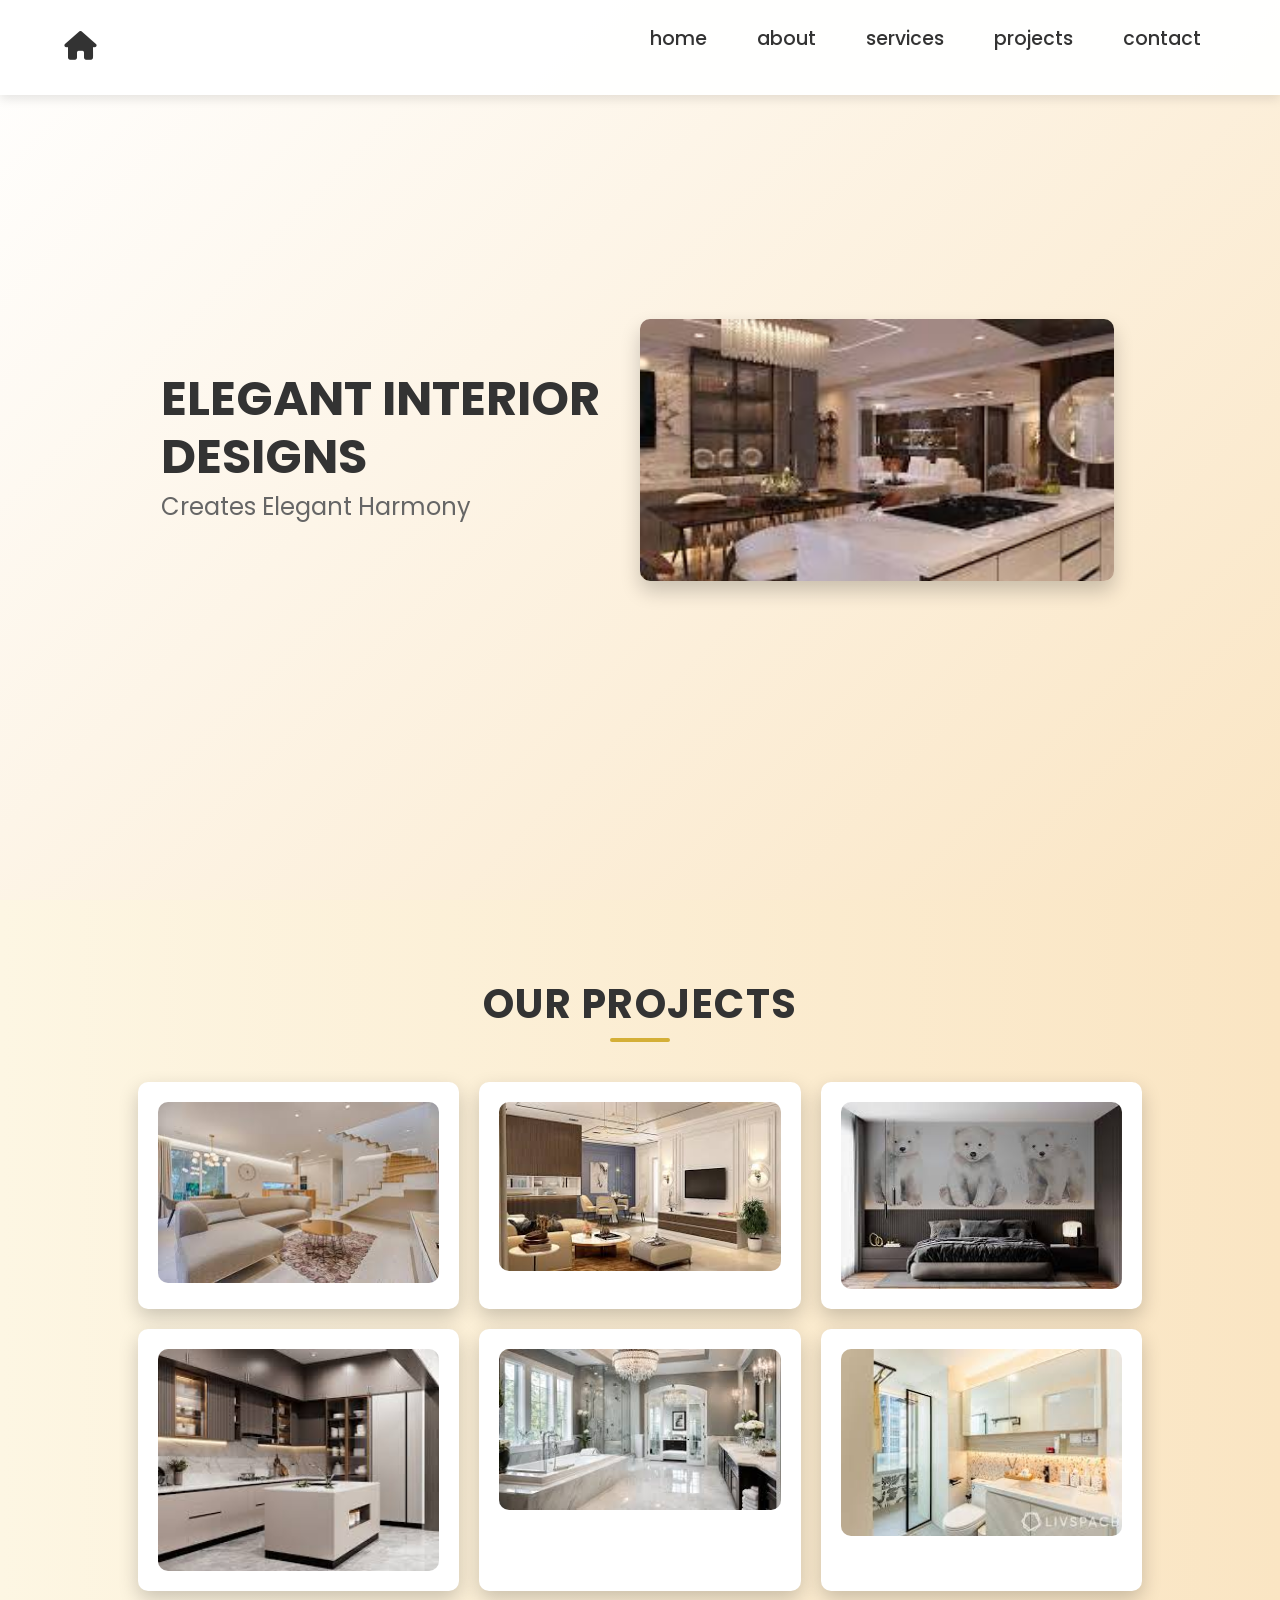
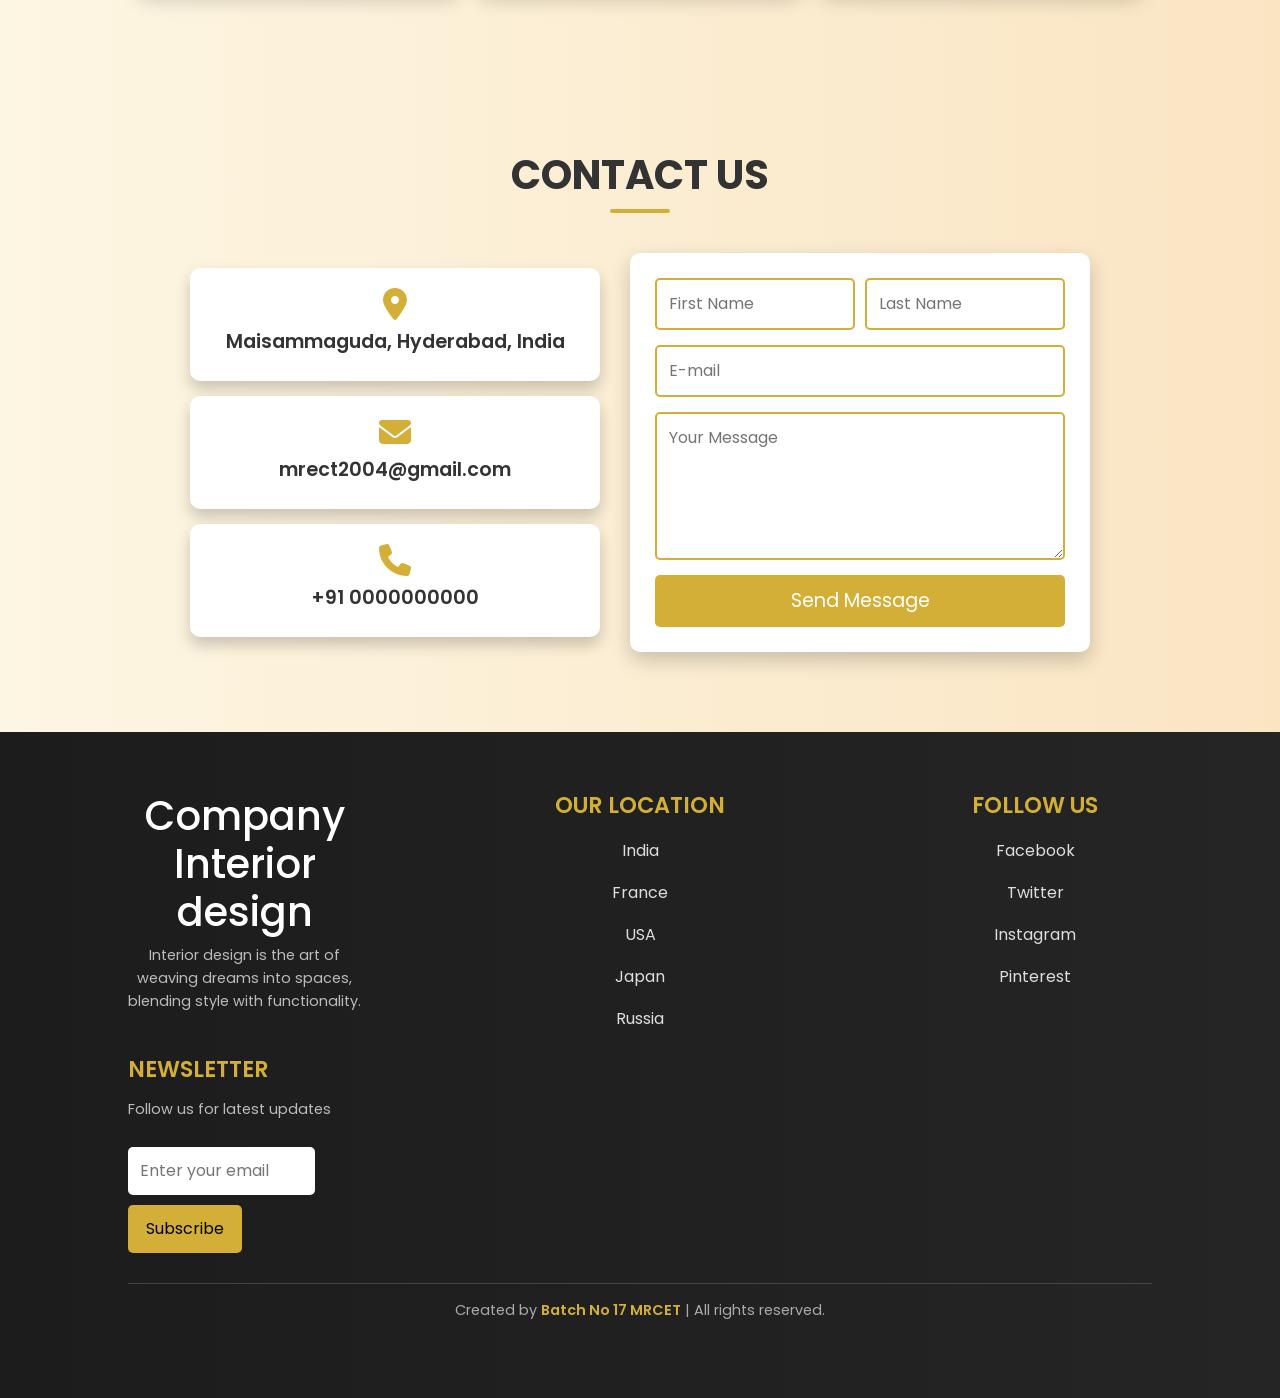
<file: index.html>
<!DOCTYPE html>
<html lang="en">
<head>
  <meta name="google-site-verification" content="FW7rcxi_mwc3X5nxhlJqMHrgi2c0XjySaZqLthbYjjE" />
  <meta name="google-site-verification" content="ad5xSF75uh-eU1Bq95IE2SqvErlO_qvwZWoad6x56-o" />
  <meta name="google-site-verification" content="wLUzJlltphNNuI_lnhYceFv1vQJ68mCj_PU7YclaPVI" />
  <meta name="geo.region" content="IN-TG" />
  <meta name="geo.placename" content="Kothagudem" />
  <meta name="geo.position" content="17.554019;80.617638" />
  <meta name="ICBM" content="17.554019, 80.617638" />
  <meta name="author" content="Eslavath Narasimha Naik" />
  <meta charset="utf-8">
  <meta name="viewport" content="width=device-width, initial-scale=1">  
  <link href="https://cdnjs.cloudflare.com/ajax/libs/font-awesome/6.7.2/css/all.min.css" rel="stylesheet">
  <link rel="stylesheet" href="https://cdnjs.cloudflare.com/ajax/libs/twitter-bootstrap/4.5.3/css/bootstrap.min.css">
  <link rel="stylesheet" href="aa.css">
  <title>ELEGANT INTERIOR DESIGN.ORG</title>
</head>
<body>

<header class="header fixed-top">
  <a href="index.html"><i class="fas fa-home"></i></a>
  <nav>
    <ul>
      <a href="#home">home</a>
      <a href="about.html">about</a>
      <a href="a1.html">services</a>
      <a href="#project">projects</a>
      <a href="#contact">contact</a>
    </ul>
  </nav>
  <button class="fas fa-bars"></button>
</header>

<section id="home" class="home container-fluid p-0">
  <div class="row hero align-items-center">
    <div class="col-md-6 pl-5 text-left">
      <h1 class="text1">ELEGANT INTERIOR DESIGNS</h1>
      <h3 class="text2">Creates Elegant Harmony</h3>
    </div>
    <div class="col-md-6 p-0">
      <img src="download.jpeg" class="img-fluid" alt="Elegant Interior Design">
    </div>
  </div>
</section>

<section id="project" class="project">
  <h1 class="heading">our projects</h1>
  <div class="box-container mx-auto">
    <div class="box">
      <a href="image" title="house">
        <img src="house.jpeg" alt="House Interior">
      </a>
    </div>
    <div class="box">
      <a href="images/img3.jpg" title="hall">
        <img src="hall.jpeg" alt="Hall Design">
      </a>
    </div>
    <div class="box">
      <a href="images/img4.jpg" title="pole">
        <img src="pole.jpeg" alt="Pole Decor">
      </a>
    </div>
    <div class="box">
      <a href="images/img5.jpg" title="kitchen">
        <img src="kitches.jpeg" alt="Modern Kitchen">
      </a>
    </div>
    <div class="box">
      <a href="images/img6.jpg" title="bath">
        <img src="bathroom.jpeg" alt="Luxury Bathroom">
      </a>
    </div>
    <div class="box">
      <a href="images/img6.jpg" title="toilet">
        <img src="toillet.jpeg" alt="Toilet Design">
      </a>
    </div>
  </div>
</section>

<section id="contact" class="contact">
    <h1 class="heading">Contact Us</h1>
  
    <div class="contact-container">
      
      <!-- Left Side: Address Card -->
      <div class="contact-info">
        <div class="contact-card">
          <i class="fas fa-map-marker-alt"></i>
          <h3>Maisammaguda, Hyderabad, India</h3>
        </div>
        <div class="contact-card">
          <i class="fas fa-envelope"></i>
          <h3>mrect2004@gmail.com</h3>
        </div>
        <div class="contact-card">
          <i class="fas fa-phone"></i>
          <h3>+91 0000000000</h3>
        </div>
      </div>
  
      <!-- Right Side: Contact Form -->
      <div class="contact-form">
        <form action="">
          <div class="input-group">
            <input type="text" placeholder="First Name" required>
            <input type="text" placeholder="Last Name" required>
          </div>
          <input type="email" placeholder="E-mail" required>
          <textarea cols="30" rows="5" placeholder="Your Message" required></textarea>
          <button type="submit">Send Message</button>
        </form>
      </div>
  
    </div>
  </section>
  
<section class="container-fluid footer">
  <div class="row">
    <div class="col-md-3">
      <h1>Company Interior design</h1>
      <p>Interior design is the art of weaving dreams into spaces, blending style with functionality.</p>
    </div>
    <div class="col-md-3">
      <h2>our location</h2>
      <div class="list">
        <a href="#">India</a>
        <a href="#">France</a>
        <a href="#">USA</a>
        <a href="#">Japan</a>
        <a href="#">Russia</a>
      </div>
    </div>
    <div class="col-md-3">
      <h2>follow us</h2>
      <div class="list">
        <a href="#">Facebook</a>
        <a href="#">Twitter</a>
        <a href="#">Instagram</a>
        <a href="#">Pinterest</a>
      </div>
    </div>
    <div class="col-md-3 text-center text-md-left letter">
      <h2>newsletter</h2>
      <p>Follow us for latest updates</p>
      <input type="email" placeholder="Enter your email">
      <button type="submit">Subscribe</button>
    </div>
  </div>
  <p class="credit">Created by <span>Batch No 17 MRCET</span> | All rights reserved.</p>
</section>

<script>
  document.querySelector('.header button').addEventListener('click', () => {
    document.querySelector('.header').classList.toggle('active');
  });
</script>
</body>
</html>
</file>
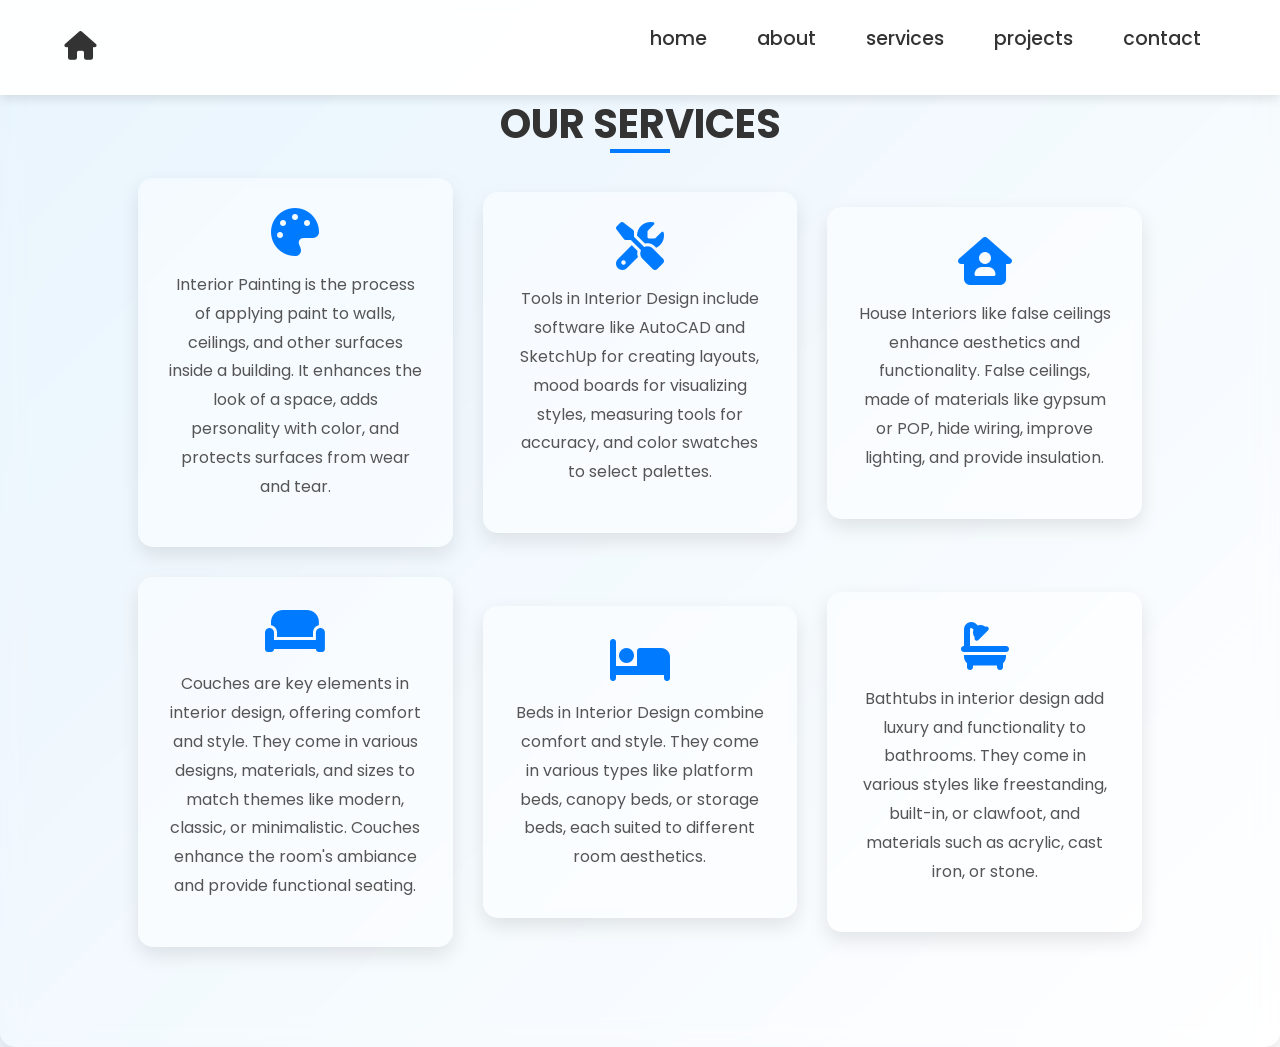
<file: a1.html>
<!DOCTYPE html>
<html lang="en">
<head>
  <meta name="google-site-verification" content="FW7rcxi_mwc3X5nxhlJqMHrgi2c0XjySaZqLthbYjjE" />
  <meta name="google-site-verification" content="ad5xSF75uh-eU1Bq95IE2SqvErlO_qvwZWoad6x56-o" />
  <meta name="google-site-verification" content="wLUzJlltphNNuI_lnhYceFv1vQJ68mCj_PU7YclaPVI" />
  <meta name="geo.region" content="IN-TG" />
  <meta name="geo.placename" content="Kothagudem" />
  <meta name="geo.position" content="17.554019;80.617638" />
  <meta name="ICBM" content="17.554019, 80.617638" />
  <meta name="author" content="Eslavath Narasimha Naik" />
  <meta charset="UTF-8">
  <meta name="viewport" content="width=device-width, initial-scale=1.0">
  <title>Elegant Interior Design - Our Services</title>
  <link href="https://cdnjs.cloudflare.com/ajax/libs/font-awesome/6.7.2/css/all.min.css" rel="stylesheet">
  <link rel="stylesheet" href="https://cdnjs.cloudflare.com/ajax/libs/twitter-bootstrap/4.5.3/css/bootstrap.min.css">
  <link rel="stylesheet" href="aa.css">
  <link rel="stylesheet" href="a1.css">
</head>
<body>

<header class="header fixed-top">
  <a href="index.html"><i class="fas fa-home"></i></a>
  <nav>
    <ul>
      <a href="index.html#home">home</a>
      <a href="about.html">about</a>
      <a href="a1.html">services</a>
      <a href="index.html#project">projects</a>
      <a href="index.html#contact">contact</a>
    </ul>
  </nav>
  <button class="fas fa-bars"></button>
</header>

<section id="service" class="service">

    <h1 class="heading">our services</h1>
    
    <div class="box-container mx-auto">
    
      <div class="box">
        <div class="fas fa-palette"></div>
        <p>Interior Painting is the process of applying paint to walls, ceilings, and other surfaces inside a building. It enhances the look of a space, adds personality with color, and protects surfaces from wear and tear.</p>
      </div>
    
      <div class="box">
        <div class="fas fa-tools"></div>
        <p>Tools in Interior Design include software like AutoCAD and SketchUp for creating layouts, mood boards for visualizing styles, measuring tools for accuracy, and color swatches to select palettes.</p>
      </div>
    
      <div class="box">
        <div class="fas fa-house-user"></div>
        <p>House Interiors like false ceilings enhance aesthetics and functionality. False ceilings, made of materials like gypsum or POP, hide wiring, improve lighting, and provide insulation.</p>
      </div>
    
      <div class="box">
        <div class="fas fa-couch"></div>
        <p>Couches are key elements in interior design, offering comfort and style. They come in various designs, materials, and sizes to match themes like modern, classic, or minimalistic. Couches enhance the room's ambiance and provide functional seating.</p>
      </div>
    
      <div class="box">
        <div class="fas fa-bed"></div>
        <p>Beds in Interior Design combine comfort and style. They come in various types like platform beds, canopy beds, or storage beds, each suited to different room aesthetics.</p>
      </div>
    
      <div class="box">
        <div class="fas fa-bath"></div>
        <p>Bathtubs in interior design add luxury and functionality to bathrooms. They come in various styles like freestanding, built-in, or clawfoot, and materials such as acrylic, cast iron, or stone.</p>
      </div>
    
    </div>
    
</section>

<script>
  document.querySelector('.header button').addEventListener('click', () => {
    document.querySelector('.header').classList.toggle('active');
  });
</script>
</body>
</html>
</file>
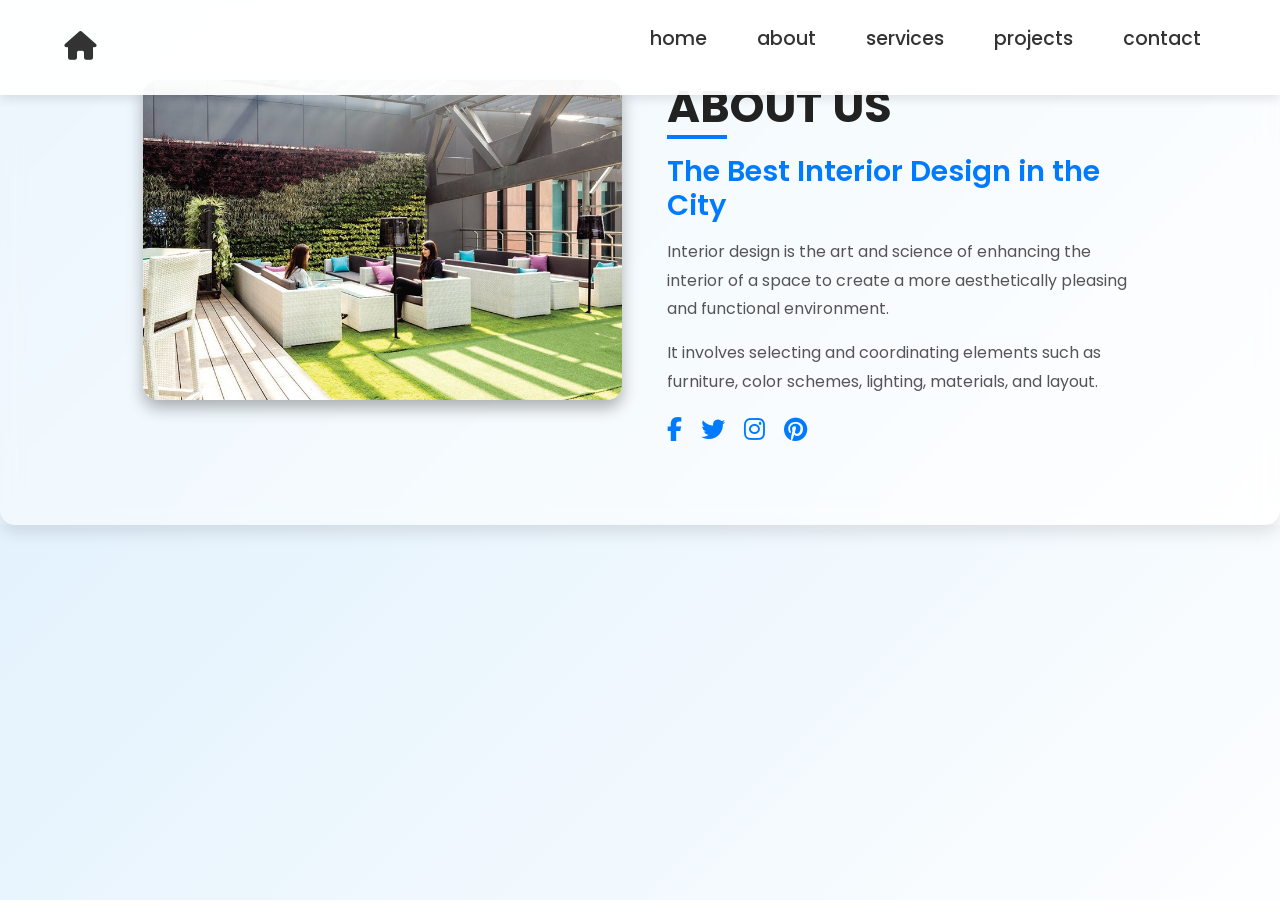
<file: about.html>
<!DOCTYPE html>
<html lang="en">
<head>
  <meta name="google-site-verification" content="FW7rcxi_mwc3X5nxhlJqMHrgi2c0XjySaZqLthbYjjE" />
  <meta name="google-site-verification" content="ad5xSF75uh-eU1Bq95IE2SqvErlO_qvwZWoad6x56-o" />
  <meta name="google-site-verification" content="wLUzJlltphNNuI_lnhYceFv1vQJ68mCj_PU7YclaPVI" />
  <meta name="geo.region" content="IN-TG" />
  <meta name="geo.placename" content="Kothagudem" />
  <meta name="geo.position" content="17.554019;80.617638" />
  <meta name="ICBM" content="17.554019, 80.617638" />
  <meta name="author" content="Eslavath Narasimha Naik" />
  <meta charset="UTF-8">
  <meta name="viewport" content="width=device-width, initial-scale=1.0">
  <title>Elegant Interior Design - About Us</title>
  <link href="https://cdnjs.cloudflare.com/ajax/libs/font-awesome/6.7.2/css/all.min.css" rel="stylesheet">
  <link rel="stylesheet" href="https://cdnjs.cloudflare.com/ajax/libs/twitter-bootstrap/4.5.3/css/bootstrap.min.css">
  <link rel="stylesheet" href="aa.css">
  <link rel="stylesheet" href="about.css">
</head>
<body>

<header class="header fixed-top">
  <a href="index.html"><i class="fas fa-home"></i></a>
  <nav>
    <ul>
      <a href="index.html#home">home</a>
      <a href="about.html">about</a>
      <a href="a1.html">services</a>
      <a href="index.html#project">projects</a>
      <a href="index.html#contact">contact</a>
    </ul>
  </nav>
  <button class="fas fa-bars"></button>
</header>

<section id="about" class="about">
  <div class="container">
    <div class="row">
      
      <!-- Left Side: Image -->
      <div class="col image">
        <img src="city.jpeg" alt="Elegant Interior Design">
      </div>

      <!-- Right Side: Text -->
      <div class="col info">
        <h1 class="heading">About Us</h1>
        <h2>The Best Interior Design in the City</h2>
        <p>Interior design is the art and science of enhancing the interior of a space to create a more aesthetically pleasing and functional environment.</p>
        <p>It involves selecting and coordinating elements such as furniture, color schemes, lighting, materials, and layout.</p>
        <div class="icons">
          <a href="#" class="fab fa-facebook-f"></a>
          <a href="#" class="fab fa-twitter"></a>
          <a href="#" class="fab fa-instagram"></a>
          <a href="#" class="fab fa-pinterest"></a>
        </div>
      </div>
      
    </div>
  </div>
</section>

<script>
  document.querySelector('.header button').addEventListener('click', () => {
    document.querySelector('.header').classList.toggle('active');
  });
</script>
</body>
</html>
</file>
<file: aa.css>
/* Import Google Font */
@import url('https://fonts.googleapis.com/css2?family=Poppins:wght@300;400;600&display=swap');

* {
    margin: 0;
    padding: 0;
    box-sizing: border-box;
    font-family: 'Poppins', sans-serif;
    text-decoration: none;
    list-style: none;
    scroll-behavior: smooth;
}

/* Light Gold Background with Soft Gradient */
body {
    background: linear-gradient(to right, #fdf6e3, #fae5c3);
    color: #333;
}

/* Navbar Styling */
.header {
    position: fixed;
    top: 0;
    left: 0;
    width: 100%;
    background: rgba(255, 255, 255, 0.95);
    box-shadow: 0 4px 10px rgba(0, 0, 0, 0.1);
    display: flex;
    justify-content: space-between;
    align-items: center;
    padding: 15px 5%;
    z-index: 1000;
}

.header a i {
    font-size: 1.8rem;
    color: #333;
    transition: color 0.3s ease-in-out;
}

.header a i:hover {
    color: #d4af37;
}

/* Navbar Links */
.header nav ul {
    display: flex;
    gap: 20px;
}

.header nav a {
    font-size: 1.2rem;
    color: #333;
    font-weight: 500;
    padding: 10px 15px;
    border-radius: 5px;
    transition: 0.3s ease-in-out;
}

.header nav a:hover {
    background: #d4af37;
    color: #fff;
}

/* Mobile Navbar */
.header button {
    display: none;
    font-size: 1.8rem;
    background: none;
    border: none;
    cursor: pointer;
    color: #333;
}

@media (max-width: 768px) {
    .header nav ul {
        display: none;
        flex-direction: column;
        background: rgba(255, 255, 255, 0.9);
        position: absolute;
        top: 60px;
        right: 0;
        width: 200px;
        box-shadow: 0 4px 8px rgba(0, 0, 0, 0.1);
        border-radius: 5px;
        padding: 10px;
    }

    .header button {
        display: block;
    }

    .header.active nav ul {
        display: flex;
    }
}

/* Hero Section */
.hero {
    display: flex;
    align-items: center;
    justify-content: space-between;
    height: 100vh;
    padding: 5% 10%;
    background: linear-gradient(135deg, #fff, #fae5c3);
}

.hero h1 {
    font-size: 3rem;
    font-weight: 700;
    color: #333;
}

.hero h3 {
    font-size: 1.5rem;
    font-weight: 400;
    color: #666;
}

.hero img {
    width: 90%;
    border-radius: 10px;
    box-shadow: 0 10px 20px rgba(0, 0, 0, 0.2);
}

/* Services Section */
.service {
    padding: 80px 10%;
    text-align: center;
    background: #fdf6e3;
}

.service .heading {
    font-size: 2.5rem;
    margin-bottom: 30px;
    color: #333;
}

.box-container {
    display: grid;
    grid-template-columns: repeat(auto-fit, minmax(250px, 1fr));
    gap: 20px;
}

.box {
    padding: 20px;
    background: #fff;
    border-radius: 10px;
    transition: transform 0.3s ease-in-out, box-shadow 0.3s ease-in-out;
}

.box:hover {
    transform: translateY(-10px);
    box-shadow: 0 10px 20px rgba(0, 0, 0, 0.2);
}

.box i {
    font-size: 2rem;
    color: #d4af37;
    margin-bottom: 15px;
}

/* Projects Section */
.project {
    padding: 80px 10%;
    background: #fff;
}

.project .heading {
    font-size: 2.5rem;
    text-align: center;
    margin-bottom: 30px;
    color: #222;
}

.box-container {
    display: grid;
    grid-template-columns: repeat(auto-fit, minmax(250px, 1fr));
    gap: 15px;
}

.box img {
    width: 100%;
    border-radius: 10px;
    transition: 0.3s ease-in-out;
}

.box img:hover {
    transform: scale(1.05);
}

/* Contact Section */
.contact {
    padding: 80px 10%;
    background: #fdf6e3;
    text-align: center;
}

.contact h1 {
    font-size: 2.5rem;
    color: #333;
    margin-bottom: 30px;
}

.contact-box-container {
    display: flex;
    justify-content: space-around;
    flex-wrap: wrap;
}

.contact-box {
    padding: 20px;
    background: #fff;
    border-radius: 10px;
    width: 250px;
    margin: 10px;
}

.contact-box i {
    font-size: 2rem;
    color: #d4af37;
    margin-bottom: 10px;
}

.form-container form {
    background: #fff;
    padding: 20px;
    border-radius: 10px;
    width: 100%;
    max-width: 600px;
    margin: auto;
}

.form-container input,
.form-container textarea {
    width: 100%;
    padding: 10px;
    margin: 10px 0;
    border: 1px solid #ddd;
    border-radius: 5px;
}

.form-container input[type="submit"] {
    background: #d4af37;
    color: #fff;
    border: none;
    padding: 10px;
    cursor: pointer;
}

.form-container input[type="submit"]:hover {
    background: #b89c2e;
}

/* Footer */
.footer {
    background: #222;
    color: #fff;
    padding: 40px 10%;
    text-align: center;
}

.footer .list a {
    display: block;
    color: #bbb;
    margin: 5px 0;
    transition: 0.3s ease-in-out;
}

.footer .list a:hover {
    color: #d4af37;
}

.footer .credit {
    margin-top: 20px;
    color: #bbb;
}

/* Projects Section */
.project {
    padding: 80px 10%;
    background: linear-gradient(to right, #fdf6e3, #fae5c3);
    text-align: center;
}

.project .heading {
    font-size: 2.5rem;
    text-transform: uppercase;
    font-weight: 700;
    color: #333;
    margin-bottom: 40px;
    letter-spacing: 1.5px;
    position: relative;
}

.project .heading::after {
    content: "";
    display: block;
    width: 60px;
    height: 4px;
    background: #d4af37;
    margin: 10px auto;
    border-radius: 2px;
}

/* Grid Layout */
.box-container {
    display: grid;
    grid-template-columns: repeat(auto-fit, minmax(250px, 1fr));
    gap: 20px;
    padding: 0 10px;
    justify-content: center;
}

/* Individual Card */
.box {
    position: relative;
    overflow: hidden;
    border-radius: 10px;
    transition: transform 0.3s ease-in-out, box-shadow 0.3s ease-in-out;
    box-shadow: 0 8px 20px rgba(0, 0, 0, 0.2);
    cursor: pointer;
}

.box img {
    width: 100%;
    height: auto;
    border-radius: 10px;
    transition: 0.4s ease-in-out;
}

/* Hover Effects */
.box:hover {
    transform: translateY(-10px);
    box-shadow: 0 12px 30px rgba(0, 0, 0, 0.3);
}

.box:hover img {
    transform: scale(1.1);
}

/* Overlay Effect */
.box a {
    position: relative;
    display: block;
}

.box a::after {
    content: attr(title);
    position: absolute;
    bottom: 0;
    left: 0;
    width: 100%;
    background: rgba(0, 0, 0, 0.6);
    color: #fff;
    font-size: 1.2rem;
    font-weight: 600;
    text-align: center;
    padding: 10px;
    opacity: 0;
    transition: opacity 0.3s ease-in-out;
}

.box:hover a::after {
    opacity: 1;
}

/* Responsive Design */
@media (max-width: 768px) {
    .box-container {
        grid-template-columns: repeat(auto-fit, minmax(200px, 1fr));
    }
}

/* Contact Section */
.contact {
    padding: 80px 10%;
    background: linear-gradient(to right, #fdf6e3, #fae5c3);
    text-align: center;
}

.contact .heading {
    font-size: 2.5rem;
    font-weight: 700;
    text-transform: uppercase;
    color: #333;
    margin-bottom: 40px;
    position: relative;
}

.contact .heading::after {
    content: "";
    display: block;
    width: 60px;
    height: 4px;
    background: #d4af37;
    margin: 10px auto;
    border-radius: 2px;
}

/* Flexbox Layout for Contact Section */
.contact-container {
    display: flex;
    justify-content: space-between;
    align-items: center;
    flex-wrap: wrap;
    max-width: 900px;
    margin: auto;
    gap: 30px;
}

/* Left Side: Address Card */
.contact-info {
    flex: 1;
    display: flex;
    flex-direction: column;
    gap: 15px;
}

.contact-card {
    background: #fff;
    padding: 20px;
    border-radius: 10px;
    box-shadow: 0 8px 15px rgba(0, 0, 0, 0.2);
    text-align: center;
    transition: transform 0.3s ease-in-out;
}

.contact-card:hover {
    transform: translateY(-5px);
}

.contact-card i {
    font-size: 2rem;
    color: #d4af37;
    margin-bottom: 10px;
}

.contact-card h3 {
    font-size: 1.2rem;
    color: #333;
    font-weight: 600;
}

/* Right Side: Contact Form */
.contact-form {
    flex: 1;
    background: #fff;
    padding: 25px;
    border-radius: 10px;
    box-shadow: 0 8px 20px rgba(0, 0, 0, 0.2);
}

.contact-form form {
    display: flex;
    flex-direction: column;
    gap: 15px;
}

.input-group {
    display: flex;
    gap: 10px;
}

.input-group input {
    flex: 1;
}

.contact-form input,
.contact-form textarea {
    width: 100%;
    padding: 12px;
    border: 2px solid #d4af37;
    border-radius: 5px;
    font-size: 1rem;
    outline: none;
    transition: 0.3s;
}

.contact-form input:focus,
.contact-form textarea:focus {
    border-color: #b08920;
}

.contact-form button {
    background: #d4af37;
    color: white;
    font-size: 1.2rem;
    padding: 12px;
    border: none;
    border-radius: 5px;
    cursor: pointer;
    transition: 0.3s;
}

.contact-form button:hover {
    background: #b08920;
}

/* Responsive Design */
@media (max-width: 768px) {
    .contact-container {
        flex-direction: column;
    }
}

/* Footer Section */
.footer {
    background: linear-gradient(to right, #1c1c1c, #252525); /* Light black gradient */
    color: #fff;
    padding: 60px 10%;
    font-family: "Poppins", sans-serif;
}

.footer .row {
    display: flex;
    flex-wrap: wrap;
    justify-content: space-between;
    gap: 20px;
}

/* Footer Columns */
.footer .col-md-3 {
    flex: 1;
    min-width: 250px;
}

/* Logo & Description */
.footer h2 img {
    width: 140px;
    margin-bottom: 15px;
}

.footer p {
    font-size: 0.9rem;
    line-height: 1.6;
    color: #bbb;
}

/* Section Titles */
.footer h2 {
    font-size: 1.4rem;
    margin-bottom: 15px;
    color: #d4af37; /* Gold Accent */
    text-transform: uppercase;
    font-weight: 600;
}

/* List Items */
.footer .list {
    display: flex;
    flex-direction: column;
    gap: 8px;
}

.footer .list a {
    text-decoration: none;
    color: #ddd;
    font-size: 1rem;
    transition: 0.3s ease;
}

.footer .list a:hover {
    color: #d4af37;
    text-decoration: underline;
}

/* Newsletter Section */
.letter input {
    width: 80%;
    padding: 12px;
    border: none;
    border-radius: 5px;
    font-size: 1rem;
    margin-top: 10px;
    outline: none;
}

.letter button {
    background: #d4af37;
    color: #000;
    padding: 12px 18px;
    font-size: 1rem;
    border: none;
    border-radius: 5px;
    cursor: pointer;
    margin-top: 10px;
    transition: 0.3s;
}

.letter button:hover {
    background: #b08920;
}

/* Footer Credit */
.footer .credit {
    text-align: center;
    font-size: 0.9rem;
    margin-top: 30px;
    padding-top: 15px;
    border-top: 1px solid #444;
    color: #aaa;
}

.footer .credit span {
    color: #d4af37;
    font-weight: 600;
}

/* Responsive Design */
@media (max-width: 768px) {
    .footer .row {
        flex-direction: column;
        text-align: center;
    }
    
    .letter input {
        width: 100%;
    }
}
</file>
<file: a1.css>
/* Import Google Font */
@import url('https://fonts.googleapis.com/css2?family=Poppins:wght@300;400;600&display=swap');

* {
    margin: 0;
    padding: 0;
    box-sizing: border-box;
    font-family: 'Poppins', sans-serif;
    scroll-behavior: smooth;
}

body {
    background: linear-gradient(135deg, #e3f2fd, #ffffff);
    color: #333;
}

/* Service Section */
.service {
    padding: 100px 10%;
    text-align: center;
    background: rgba(255, 255, 255, 0.2);
    backdrop-filter: blur(10px);
    border-radius: 15px;
    box-shadow: 0 8px 16px rgba(0, 0, 0, 0.1);
    transition: 0.5s ease-in-out;
}

.service:hover {
    transform: scale(1.02);
}

/* Section Heading */
.heading {
    font-size: 2.8rem;
    font-weight: 700;
    color: #222;
    text-transform: uppercase;
    margin-bottom: 40px;
    position: relative;
    display: inline-block;
}

.heading::after {
    content: "";
    width: 60px;
    height: 4px;
    background: #007bff;
    position: absolute;
    bottom: -5px;
    left: 50%;
    transform: translateX(-50%);
}

/* Box Container */
.box-container {
    display: grid;
    grid-template-columns: repeat(auto-fit, minmax(280px, 1fr));
    gap: 30px;
    justify-content: center;
    align-items: center;
}

/* Individual Box */
.box {
    background: rgba(255, 255, 255, 0.3);
    backdrop-filter: blur(5px);
    border-radius: 15px;
    padding: 30px;
    text-align: center;
    box-shadow: 0 8px 20px rgba(0, 0, 0, 0.1);
    transition: all 0.4s ease-in-out;
    position: relative;
    overflow: hidden;
}

.box:hover {
    transform: translateY(-10px);
    box-shadow: 0 12px 25px rgba(0, 0, 0, 0.2);
}

/* Icon Styling */
.box .fas {
    font-size: 3rem;
    color: #007bff;
    margin-bottom: 15px;
    transition: color 0.3s ease-in-out;
}

.box:hover .fas {
    color: #ff4081;
}

/* Text Styling */
.box p {
    font-size: 1rem;
    color: #555;
    line-height: 1.8;
}

/* Responsive Design */
@media (max-width: 1024px) {
    .box-container {
        grid-template-columns: repeat(auto-fit, minmax(250px, 1fr));
    }
}

@media (max-width: 768px) {
    .service {
        padding: 60px 5%;
    }
    
    .heading {
        font-size: 2.2rem;
    }

    .box {
        padding: 20px;
    }

    .box .fas {
        font-size: 2.5rem;
    }

    .box p {
        font-size: 0.9rem;
    }
}
</file>
<file: about.css>
/* Import Google Font */
@import url('https://fonts.googleapis.com/css2?family=Poppins:wght@300;400;600&display=swap');

* {
    margin: 0;
    padding: 0;
    box-sizing: border-box;
    font-family: 'Poppins', sans-serif;
    scroll-behavior: smooth;
}

body {
    background: linear-gradient(135deg, #e3f2fd, #ffffff);
    color: #333;
}

/* About Section */
.about {
    padding: 80px 10%;
    background: rgba(255, 255, 255, 0.3);
    backdrop-filter: blur(10px);
    border-radius: 15px;
    box-shadow: 0 8px 16px rgba(0, 0, 0, 0.1);
}

/* Container */
.container {
    display: flex;
    align-items: center;
    justify-content: space-between;
    flex-wrap: wrap;
}

/* Left Side - Image */
.image {
    flex: 1;
    padding-right: 30px;
    text-align: center;
    position: relative;
}

.image img {
    width: 100%;
    max-width: 500px;
    border-radius: 15px;
    box-shadow: 0 8px 16px rgba(0, 0, 0, 0.3);
    transition: transform 0.4s ease-in-out, box-shadow 0.4s ease-in-out;
}

.image img:hover {
    transform: scale(1.05);
    box-shadow: 0 12px 24px rgba(0, 0, 0, 0.5);
}

/* Right Side - Text */
.info {
    flex: 1;
    max-width: 500px;
    animation: fadeIn 1s ease-in-out;
}

.heading {
    font-size: 2.8rem;
    font-weight: 700;
    color: #222;
    text-transform: uppercase;
    margin-bottom: 20px;
    position: relative;
}

.heading::after {
    content: "";
    width: 60px;
    height: 4px;
    background: #007bff;
    position: absolute;
    bottom: -5px;
    left: 0;
}

h2 {
    font-size: 1.8rem;
    color: #007bff;
    font-weight: 600;
    margin-bottom: 15px;
}

p {
    font-size: 1rem;
    color: #555;
    line-height: 1.8;
    margin-bottom: 15px;
}

/* Social Icons */
.icons {
    margin-top: 20px;
}

.icons a {
    font-size: 1.5rem;
    color: #007bff;
    margin-right: 15px;
    transition: color 0.3s ease-in-out, transform 0.3s ease-in-out;
}

.icons a:hover {
    color: #ff4081;
    transform: scale(1.2);
}

/* Fade-in Animation */
@keyframes fadeIn {
    from {
        opacity: 0;
        transform: translateY(30px);
    }
    to {
        opacity: 1;
        transform: translateY(0);
    }
}

/* Responsive Design */
@media (max-width: 1024px) {
    .container {
        flex-direction: column;
        text-align: center;
    }

    .image {
        padding-right: 0;
        margin-bottom: 30px;
    }

    .info {
        max-width: 100%;
    }

    .heading {
        font-size: 2.2rem;
    }
}
</file>
